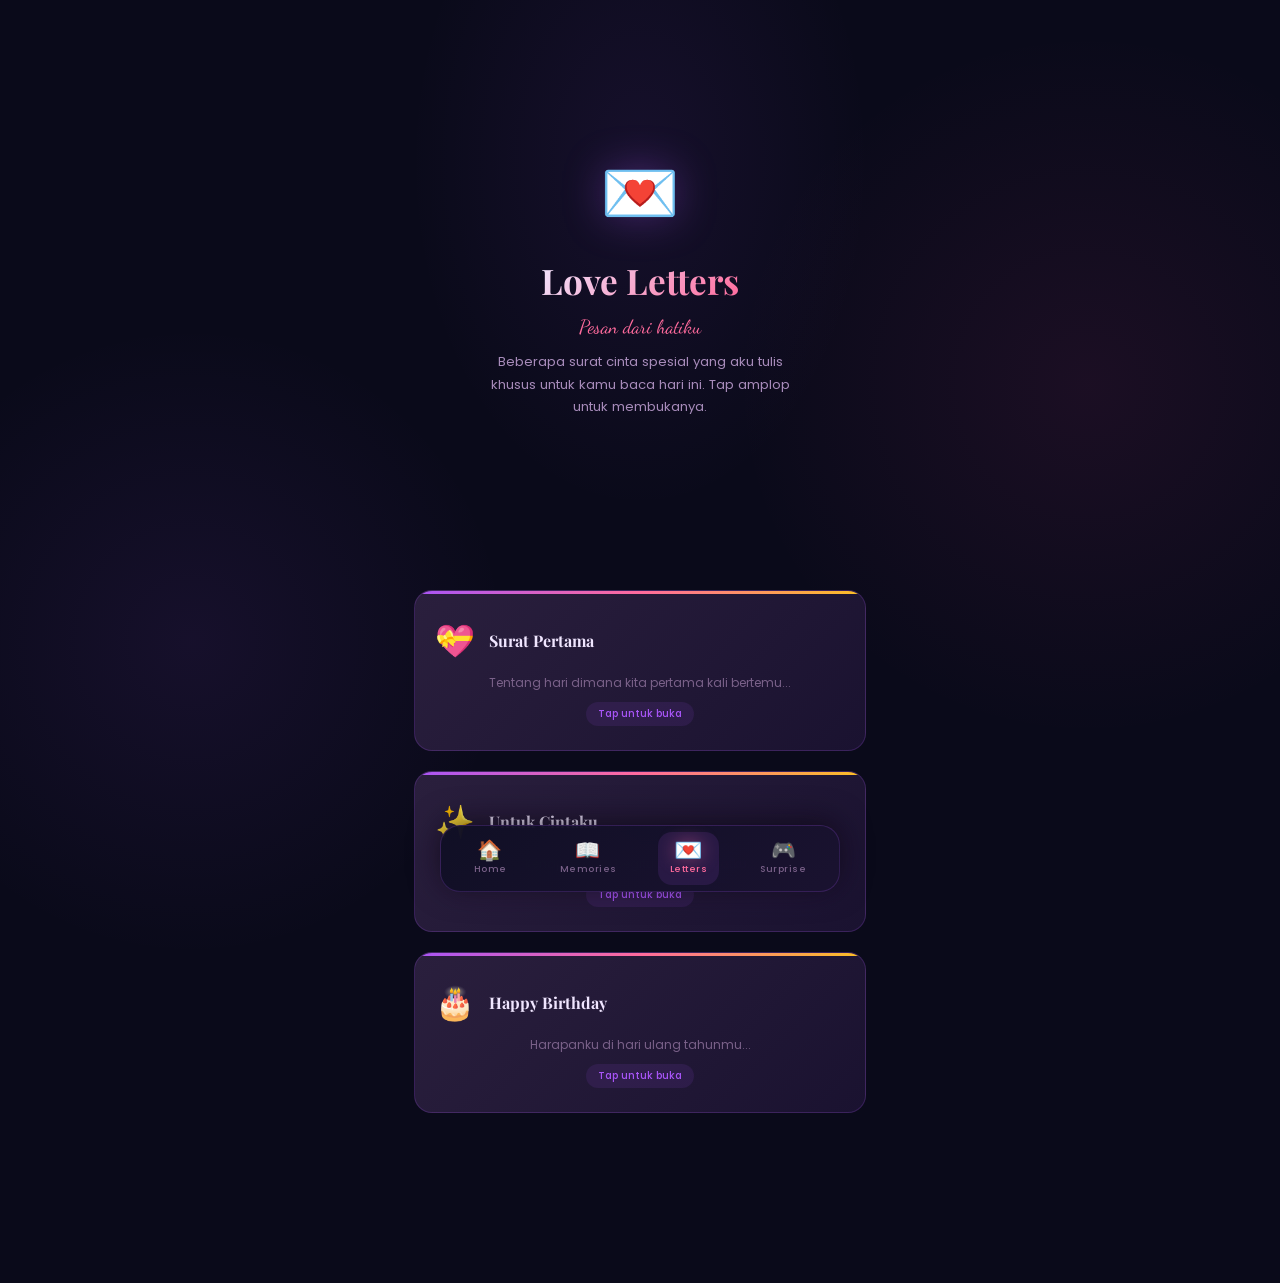
<file: love-letters.html>
<!DOCTYPE html>
<html lang="id">
<head>
    <meta charset="UTF-8">
    <meta name="viewport" content="width=device-width, initial-scale=1.0, maximum-scale=1.0, user-scalable=no, viewport-fit=cover">
    <meta name="apple-mobile-web-app-capable" content="yes">
    <meta name="apple-mobile-web-app-status-bar-style" content="black-translucent">
    <meta name="theme-color" content="#0a0a1a">
    <title>Love Letters 💌</title>
    <link rel="preconnect" href="https://fonts.googleapis.com">
    <link rel="preconnect" href="https://fonts.gstatic.com" crossorigin>
    <link href="https://fonts.googleapis.com/css2?family=Playfair+Display:ital,wght@0,400;0,600;0,700;1,400&family=Poppins:wght@300;400;500;600&family=Dancing+Script:wght@400;700&display=swap" rel="stylesheet">
    <link rel="stylesheet" href="shared.css">
    <style>
        *, *::before, *::after {
            margin: 0; padding: 0; box-sizing: border-box;
            -webkit-tap-highlight-color: transparent;
        }
        body {
            background: var(--bg-primary);
            color: var(--text-primary);
            font-family: var(--font-body);
            line-height: 1.6;
            overflow-x: hidden;
            -webkit-overflow-scrolling: touch;
            min-height: 100vh;
            padding-top: env(safe-area-inset-top, 0px);
            padding-bottom: env(safe-area-inset-bottom, 0px);
            background-image: radial-gradient(circle at 15% 50%, rgba(168, 85, 247, 0.08), transparent 25%),
                              radial-gradient(circle at 85% 30%, rgba(232, 67, 147, 0.08), transparent 25%);
        }

        .main { max-width: 500px; margin: 0 auto; position: relative; z-index: 5; }
        .section { padding: 50px 24px; text-align: center; }

        .reveal { opacity: 0; transform: translateY(30px); transition: opacity 0.8s ease, transform 0.8s cubic-bezier(0.22, 1, 0.36, 1); }
        .reveal.visible { opacity: 1; transform: translateY(0); }
    </style>
</head>
<body>

<main class="main">
    <section class="page-hero">
        <div class="page-hero-emoji">💌</div>
        <h1 class="page-hero-title">Love Letters</h1>
        <p class="page-hero-sub">Pesan dari hatiku</p>
        <p class="page-hero-desc">Beberapa surat cinta spesial yang aku tulis khusus untuk kamu baca hari ini. Tap amplop untuk membukanya.</p>
    </section>

    <section class="section reveal">
        <div class="letters-list">
            <div class="letter-envelope" onclick="openLetter(0)">
                <div class="letter-envelope-header">
                    <span class="letter-envelope-icon">💝</span>
                    <h3 class="letter-envelope-title">Surat Pertama</h3>
                </div>
                <p class="letter-envelope-preview">Tentang hari dimana kita pertama kali bertemu...</p>
                <span class="letter-envelope-tag">Tap untuk buka</span>
            </div>
            
            <div class="letter-envelope" onclick="openLetter(1)">
                <div class="letter-envelope-header">
                    <span class="letter-envelope-icon">✨</span>
                    <h3 class="letter-envelope-title">Untuk Cintaku</h3>
                </div>
                <p class="letter-envelope-preview">Kenapa kamu begitu spesial buatku...</p>
                <span class="letter-envelope-tag">Tap untuk buka</span>
            </div>

            <div class="letter-envelope" onclick="openLetter(2)">
                <div class="letter-envelope-header">
                    <span class="letter-envelope-icon">🎂</span>
                    <h3 class="letter-envelope-title">Happy Birthday</h3>
                </div>
                <p class="letter-envelope-preview">Harapanku di hari ulang tahunmu...</p>
                <span class="letter-envelope-tag">Tap untuk buka</span>
            </div>
        </div>
    </section>
    
    <div class="page-footer-spacer"></div>
</main>

<!-- LETTER MODAL -->
<div class="letter-modal" id="letterModal">
    <div class="letter-modal-content">
        <button class="letter-modal-close" onclick="closeLetter()">✕</button>
        <div class="letter-modal-body" id="letterBody"></div>
        <div class="letter-modal-sign">— Your Rifki ♡</div>
    </div>
</div>

<script src="interactions.js"></script>
<script src="nav.js"></script>
<script>
    const letters = [
        "<p>Hai kesayanganku, Amma,</p><p>Aku masih ingat dengan sangat jelas hari di mana semesta mempertemukan kita. Saat mata kita berserobok, rasanya seperti seluruh dunia berhenti berputar dan hanya ada kamu di hadapanku.</p><p>Senyummu hari itu mengalihkan duniaku, dan sejak saat itu, aku tahu kamu akan menjadi bagian terpenting dalam hidupku. Terima kasih sudah hadir dan menjadikanku pria paling beruntung.</p>",
        "<p>Untuk cintaku yang paling manis, Sayang,</p><p>Kadang aku merenung, kebaikan apa yang pernah kulakukan hingga Tuhan mengirimkan bidadari sepertimu kepadaku. Kamu begitu baik, cantik, dan selalu penuh perhatian.</p><p>Pelukanmu adalah tempatku pulang, dan senyummu adalah obat dari segala lelahku. Kamu bukan sekadar kekasih, tapi belahan jiwa dan rumah bagi hatiku. Aku sangat bersyukur memilikimu, selalu dan selamanya.</p>",
        "<p>Selamat ulang tahun yang ke-17, sayangku! 🎉</p><p>Di hari yang sangat spesial ini, doaku hanya satu: semoga kamu selalu dikelilingi kebahagiaan yang melimpah dan kesehatan yang tak ternilai.</p><p>Teruslah bersinar dan raih semua mimpimu. Apapun yang terjadi, ingatlah bahwa aku akan selalu ada di sisimu, mendukungmu, dan mencintaimu tanpa batas. I love you to the moon and beyond! 💗</p>"
    ];

    const modal = document.getElementById('letterModal');
    const body = document.getElementById('letterBody');
    let isTyping = false;

    async function openLetter(index) {
        if (isTyping) return;
        modal.classList.add('open');
        body.innerHTML = '';
        if (navigator.vibrate) navigator.vibrate(50);
        
        // Convert html string to text for typing effect
        const text = letters[index].replace(/<p>/g, '').replace(/<\/p>/g, '\n\n').trim();
        
        isTyping = true;
        await typeText(body, text, 30);
        isTyping = false;
        
        // After typing, restore HTML formatting (optional, but looks better)
        body.innerHTML = letters[index];
    }

    function closeLetter() {
        if (isTyping) return;
        modal.classList.remove('open');
        if (navigator.vibrate) navigator.vibrate(30);
    }

    const obs = new IntersectionObserver(entries => {
        entries.forEach(entry => {
            if (entry.isIntersecting) entry.target.classList.add('visible');
        });
    }, { threshold: 0.1 });
    document.querySelectorAll('.reveal').forEach(el => obs.observe(el));
</script>
</body>
</html>
</file>
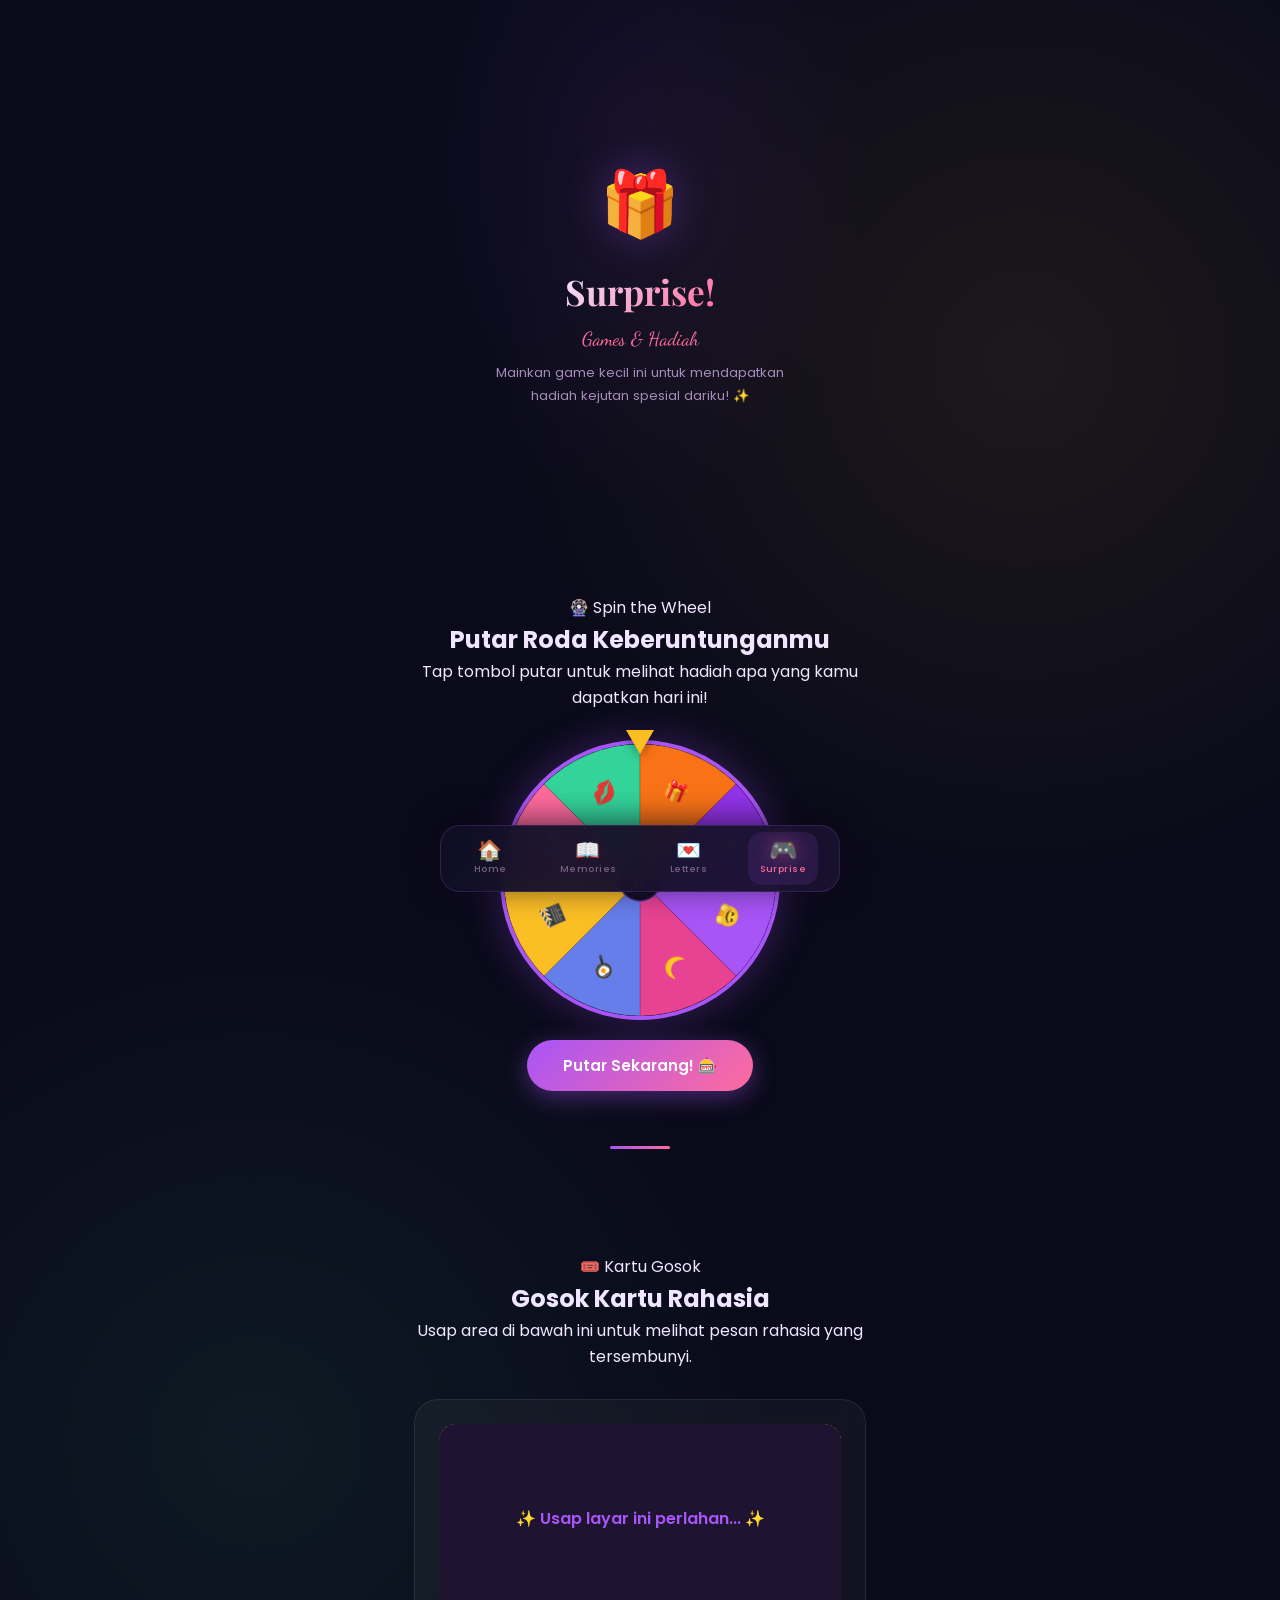
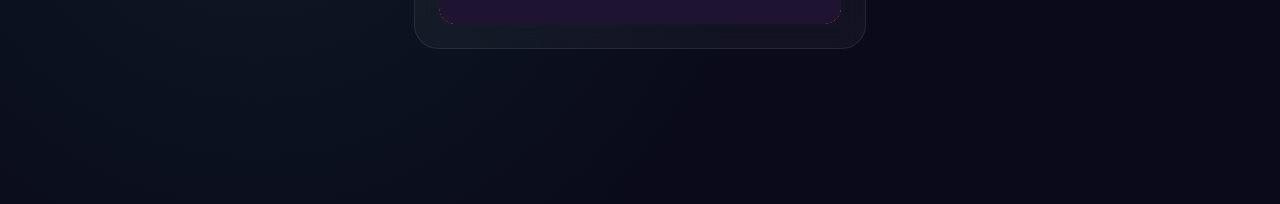
<file: surprise.html>
<!DOCTYPE html>
<html lang="id">
<head>
    <meta charset="UTF-8">
    <meta name="viewport" content="width=device-width, initial-scale=1.0, maximum-scale=1.0, user-scalable=no, viewport-fit=cover">
    <meta name="apple-mobile-web-app-capable" content="yes">
    <meta name="apple-mobile-web-app-status-bar-style" content="black-translucent">
    <meta name="theme-color" content="#0a0a1a">
    <title>Surprise For You 🎁</title>
    <link rel="preconnect" href="https://fonts.googleapis.com">
    <link rel="preconnect" href="https://fonts.gstatic.com" crossorigin>
    <link href="https://fonts.googleapis.com/css2?family=Playfair+Display:ital,wght@0,400;0,600;0,700;1,400&family=Poppins:wght@300;400;500;600&family=Dancing+Script:wght@400;700&display=swap" rel="stylesheet">
    <link rel="stylesheet" href="shared.css">
    <style>
        *, *::before, *::after {
            margin: 0; padding: 0; box-sizing: border-box;
            -webkit-tap-highlight-color: transparent;
        }
        body {
            background: var(--bg-primary);
            color: var(--text-primary);
            font-family: var(--font-body);
            line-height: 1.6;
            overflow-x: hidden;
            -webkit-overflow-scrolling: touch;
            min-height: 100vh;
            padding-top: env(safe-area-inset-top, 0px);
            padding-bottom: env(safe-area-inset-bottom, 0px);
            background-image: radial-gradient(circle at 80% 20%, rgba(251, 191, 36, 0.08), transparent 30%),
                              radial-gradient(circle at 20% 80%, rgba(52, 211, 153, 0.08), transparent 30%);
        }

        .main { max-width: 500px; margin: 0 auto; position: relative; z-index: 5; }
        
        .scratch-card-container {
            background: var(--bg-card);
            border: 1px solid var(--border-card);
            border-radius: 24px;
            padding: 24px;
            margin-top: 30px;
            position: relative;
            backdrop-filter: blur(12px);
            -webkit-backdrop-filter: blur(12px);
        }
        .scratch-wrap {
            position: relative;
            width: 100%;
            height: 200px;
            border-radius: 16px;
            overflow: hidden;
        }
        .secret-letter {
            position: absolute;
            inset: 0;
            background: linear-gradient(135deg, rgba(251, 191, 36, 0.15), rgba(232, 67, 147, 0.15));
            display: flex;
            flex-direction: column;
            align-items: center;
            justify-content: center;
            text-align: center;
            padding: 20px;
            border-radius: 16px;
            border: 1px dashed var(--accent-gold);
        }
        .secret-letter p {
            font-family: var(--font-script);
            font-size: 1.4rem;
            color: var(--accent-pink);
            line-height: 1.5;
        }
        #scratchCanvas {
            position: absolute;
            top: 0; left: 0;
            width: 100%; height: 100%;
            z-index: 10;
            cursor: pointer;
            touch-action: none;
            border-radius: 16px;
        }

        .reveal { opacity: 0; transform: translateY(30px); transition: opacity 0.8s ease, transform 0.8s ease; }
        .reveal.visible { opacity: 1; transform: translateY(0); }
        .confetti-container { position: fixed; inset: 0; pointer-events: none; z-index: 10000; overflow: hidden; }
    </style>
</head>
<body>

<div class="confetti-container" id="confetti"></div>

<main class="main">
    <section class="page-hero">
        <div class="page-hero-emoji">🎁</div>
        <h1 class="page-hero-title">Surprise!</h1>
        <p class="page-hero-sub">Games & Hadiah</p>
        <p class="page-hero-desc">Mainkan game kecil ini untuk mendapatkan hadiah kejutan spesial dariku! ✨</p>
    </section>

    <!-- SPIN WHEEL -->
    <section class="interactive-section reveal">
        <span class="section-label">🎡 Spin the Wheel</span>
        <h2 class="section-title">Putar Roda Keberuntunganmu</h2>
        <p class="section-text">Tap tombol putar untuk melihat hadiah apa yang kamu dapatkan hari ini!</p>
        
        <div class="wheel-container">
            <canvas class="wheel-canvas" id="wheelCanvas" width="280" height="280"></canvas>
            <div class="wheel-pointer"></div>
        </div>
        
        <button class="spin-btn" id="spinBtn">Putar Sekarang! 🎰</button>
        
        <div class="spin-result" id="spinResult"></div>
    </section>

    <div class="section-divider"></div>

    <!-- SCRATCH CARD -->
    <section class="interactive-section reveal">
        <span class="section-label">🎟️ Kartu Gosok</span>
        <h2 class="section-title">Gosok Kartu Rahasia</h2>
        <p class="section-text">Usap area di bawah ini untuk melihat pesan rahasia yang tersembunyi.</p>
        
        <div class="scratch-card-container">
            <div class="scratch-wrap">
                <canvas id="scratchCanvas"></canvas>
                <div class="secret-letter" id="secretLetter">
                    <span style="font-size: 2.5rem; margin-bottom: 10px;">🥺</span>
                    <p>Will you be mine forever?</p>
                </div>
            </div>
        </div>
    </section>

    <div class="page-footer-spacer"></div>
</main>

<script src="interactions.js"></script>
<script src="nav.js"></script>
<script>
    // Init Spin Wheel and Scratch Card from interactions.js
    if (typeof initSpinWheel === 'function') initSpinWheel('wheelCanvas', 'spinBtn', 'spinResult');
    if (typeof initScratchCard === 'function') initScratchCard('scratchCanvas', 'secretLetter');

    // Confetti helper
    function createConfetti() {
        const c = document.getElementById('confetti');
        if(!c) return;
        const colors = ['#ff6b9d','#a855f7','#fbbf24','#e84393','#667eea','#34d399','#f97316'];
        for (let i = 0; i < 45; i++) {
            const p = document.createElement('div');
            p.className = 'confetti-piece';
            p.style.left = Math.random() * 100 + '%';
            p.style.background = colors[Math.floor(Math.random() * colors.length)];
            p.style.animationDelay = Math.random() * 2 + 's';
            p.style.animationDuration = (3 + Math.random() * 3) + 's';
            p.style.borderRadius = Math.random() > 0.5 ? '50%' : '2px';
            p.style.width = (5 + Math.random() * 8) + 'px';
            p.style.height = (8 + Math.random() * 14) + 'px';
            p.style.position = 'absolute';
            p.style.top = '-20px';
            p.style.opacity = '0';
            p.style.animation = 'confettiFall forwards';
            p.style.animationDuration = (3 + Math.random() * 3) + 's';
            p.style.animationDelay = Math.random() * 2 + 's';
            c.appendChild(p);
            setTimeout(() => p.remove(), 7000);
        }
    }
    window.createConfetti = createConfetti;

    // Add confetti keyframes if not exists
    if (!document.getElementById('confetti-style')) {
        const style = document.createElement('style');
        style.id = 'confetti-style';
        style.innerHTML = `@keyframes confettiFall { 0% { transform: translateY(0) rotate(0deg) scale(1); opacity: 1; } 100% { transform: translateY(110vh) rotate(720deg) scale(0.3); opacity: 0; } }`;
        document.head.appendChild(style);
    }

    const obs = new IntersectionObserver(entries => {
        entries.forEach(entry => {
            if (entry.isIntersecting) entry.target.classList.add('visible');
        });
    }, { threshold: 0.1 });
    document.querySelectorAll('.reveal').forEach(el => obs.observe(el));
</script>
</body>
</html>
</file>
<file: shared.css>
/* ==========================================================
   SHARED.CSS — Design System for HBD Birthday Pages
   Shared tokens, navigation, and interactive section styles
   ========================================================== */

/* === DESIGN TOKENS (matches existing pages) === */
:root {
    --bg-primary: #0a0a1a;
    --bg-secondary: #0f0f24;
    --bg-card: rgba(255, 255, 255, 0.04);
    --border-card: rgba(255, 255, 255, 0.08);
    --text-primary: #f0e6ff;
    --text-secondary: #a78bba;
    --text-muted: #7a6189;
    --accent-pink: #ff6b9d;
    --accent-rose: #e84393;
    --accent-purple: #a855f7;
    --accent-gold: #fbbf24;
    --accent-blue: #667eea;
    --accent-green: #34d399;
    --gradient-card: linear-gradient(135deg, rgba(168, 85, 247, 0.15) 0%, rgba(232, 67, 147, 0.1) 100%);
    --font-display: 'Playfair Display', serif;
    --font-body: 'Poppins', sans-serif;
    --font-script: 'Dancing Script', cursive;
}

/* === FLOATING NAVIGATION BAR === */
.float-nav {
    position: fixed;
    bottom: 0;
    left: 0;
    right: 0;
    z-index: 8500;
    padding: 0 12px;
    padding-bottom: calc(8px + env(safe-area-inset-bottom, 0px));
    pointer-events: none;
}

.float-nav-inner {
    max-width: 400px;
    margin: 0 auto;
    background: linear-gradient(135deg, rgba(15, 15, 36, 0.95), rgba(26, 18, 48, 0.95));
    border: 1px solid rgba(168, 85, 247, 0.2);
    border-radius: 20px;
    padding: 6px 8px;
    display: flex;
    align-items: center;
    justify-content: space-around;
    gap: 4px;
    box-shadow: 0 -4px 30px rgba(0, 0, 0, 0.6), 0 0 40px rgba(168, 85, 247, 0.08);
    backdrop-filter: blur(24px);
    -webkit-backdrop-filter: blur(24px);
    pointer-events: auto;
}

.float-nav-item {
    display: flex;
    flex-direction: column;
    align-items: center;
    gap: 2px;
    padding: 8px 12px;
    border-radius: 14px;
    text-decoration: none;
    color: var(--text-muted);
    font-size: 0.58rem;
    font-family: var(--font-body);
    font-weight: 500;
    letter-spacing: 0.5px;
    transition: all 0.3s ease;
    position: relative;
    min-width: 56px;
}

.float-nav-item .nav-icon {
    font-size: 1.25rem;
    line-height: 1;
    transition: transform 0.3s ease;
}

.float-nav-item:active {
    transform: scale(0.9);
}

.float-nav-item.active {
    color: var(--accent-pink);
    background: rgba(168, 85, 247, 0.12);
}

.float-nav-item.active .nav-icon {
    transform: scale(1.15);
    filter: drop-shadow(0 0 8px rgba(255, 107, 157, 0.4));
}

/* === FIREWORKS SECTION === */
.fireworks-section {
    position: relative;
    overflow: hidden;
}

.fireworks-canvas {
    width: 100%;
    height: 300px;
    border-radius: 20px;
    margin-top: 20px;
    background: radial-gradient(ellipse at 50% 80%, #0f0f24 0%, #050510 100%);
    border: 1px solid var(--border-card);
    cursor: pointer;
    touch-action: none;
    display: block;
}

.fireworks-hint {
    font-size: 0.72rem;
    color: var(--text-muted);
    margin-top: 10px;
    animation: pulse 2s ease infinite;
}

@keyframes pulse {
    0%, 100% { opacity: 1; }
    50% { opacity: 0.4; }
}

/* === LOVE QUIZ === */
.quiz-container {
    background: var(--bg-card);
    border: 1px solid var(--border-card);
    border-radius: 24px;
    padding: 28px 20px;
    margin-top: 24px;
    backdrop-filter: blur(12px);
    -webkit-backdrop-filter: blur(12px);
    position: relative;
    overflow: hidden;
    min-height: 320px;
}

.quiz-container::before {
    content: '';
    position: absolute;
    top: 0; left: 0; right: 0;
    height: 3px;
    background: linear-gradient(90deg, var(--accent-purple), var(--accent-pink), var(--accent-gold));
}

.quiz-progress {
    display: flex;
    gap: 6px;
    margin-bottom: 24px;
}

.quiz-progress-dot {
    flex: 1;
    height: 4px;
    border-radius: 2px;
    background: rgba(255, 255, 255, 0.08);
    transition: background 0.4s ease;
}

.quiz-progress-dot.active {
    background: var(--accent-purple);
}

.quiz-progress-dot.done {
    background: var(--accent-pink);
}

.quiz-question {
    font-family: var(--font-display);
    font-size: 1.1rem;
    color: var(--text-primary);
    margin-bottom: 20px;
    line-height: 1.5;
    min-height: 52px;
}

.quiz-options {
    display: flex;
    flex-direction: column;
    gap: 10px;
}

.quiz-option {
    background: rgba(168, 85, 247, 0.06);
    border: 1px solid rgba(168, 85, 247, 0.15);
    border-radius: 14px;
    padding: 14px 16px;
    color: var(--text-primary);
    font-family: var(--font-body);
    font-size: 0.85rem;
    cursor: pointer;
    transition: all 0.3s ease;
    text-align: left;
    display: flex;
    align-items: center;
    gap: 10px;
}

.quiz-option:active {
    transform: scale(0.97);
}

.quiz-option .opt-letter {
    width: 28px;
    height: 28px;
    border-radius: 50%;
    background: rgba(168, 85, 247, 0.15);
    display: flex;
    align-items: center;
    justify-content: center;
    font-weight: 600;
    font-size: 0.75rem;
    color: var(--accent-purple);
    flex-shrink: 0;
}

.quiz-option.correct {
    background: rgba(52, 211, 153, 0.15);
    border-color: var(--accent-green);
}

.quiz-option.correct .opt-letter {
    background: var(--accent-green);
    color: #fff;
}

.quiz-option.wrong {
    background: rgba(239, 68, 68, 0.1);
    border-color: rgba(239, 68, 68, 0.3);
}

.quiz-result {
    text-align: center;
    animation: fadeInUp 0.6s ease forwards;
}

.quiz-result .result-emoji {
    font-size: 4rem;
    margin-bottom: 16px;
    display: block;
}

.quiz-result .result-score {
    font-family: var(--font-display);
    font-size: 2rem;
    font-weight: 700;
    color: var(--accent-pink);
    margin-bottom: 8px;
}

.quiz-result .result-msg {
    font-size: 0.85rem;
    color: var(--text-secondary);
    line-height: 1.6;
}

.quiz-restart {
    margin-top: 20px;
    padding: 12px 28px;
    background: linear-gradient(135deg, var(--accent-purple), var(--accent-pink));
    border: none;
    border-radius: 50px;
    color: #fff;
    font-family: var(--font-body);
    font-size: 0.85rem;
    font-weight: 600;
    cursor: pointer;
    transition: transform 0.3s ease;
}

.quiz-restart:active {
    transform: scale(0.93);
}

@keyframes fadeInUp {
    from { opacity: 0; transform: translateY(20px); }
    to { opacity: 1; transform: translateY(0); }
}

/* === VOICE RECORDER === */
.recorder-container {
    background: var(--bg-card);
    border: 1px solid var(--border-card);
    border-radius: 24px;
    padding: 28px 20px;
    margin-top: 24px;
    backdrop-filter: blur(12px);
    -webkit-backdrop-filter: blur(12px);
    text-align: center;
}

.recorder-visual {
    height: 80px;
    margin: 20px 0;
    display: flex;
    align-items: center;
    justify-content: center;
    gap: 3px;
}

.recorder-bar {
    width: 4px;
    height: 20px;
    background: var(--accent-purple);
    border-radius: 2px;
    transition: height 0.1s ease;
}

.recorder-bar.active {
    animation: waveform 0.5s ease infinite alternate;
}

@keyframes waveform {
    0% { height: 10px; }
    100% { height: 60px; }
}

.rec-btn {
    width: 64px;
    height: 64px;
    border-radius: 50%;
    border: 3px solid var(--accent-pink);
    background: transparent;
    cursor: pointer;
    display: flex;
    align-items: center;
    justify-content: center;
    margin: 0 auto 16px;
    transition: all 0.3s ease;
    position: relative;
}

.rec-btn::after {
    content: '';
    width: 24px;
    height: 24px;
    background: var(--accent-pink);
    border-radius: 50%;
    transition: all 0.3s ease;
}

.rec-btn.recording {
    border-color: #ef4444;
    animation: recPulse 1.5s ease infinite;
}

.rec-btn.recording::after {
    background: #ef4444;
    border-radius: 4px;
    width: 20px;
    height: 20px;
}

@keyframes recPulse {
    0%, 100% { box-shadow: 0 0 0 0 rgba(239, 68, 68, 0.4); }
    50% { box-shadow: 0 0 0 14px rgba(239, 68, 68, 0); }
}

.rec-status {
    font-size: 0.78rem;
    color: var(--text-muted);
    margin-bottom: 16px;
}

.rec-playback {
    display: none;
    align-items: center;
    justify-content: center;
    gap: 12px;
    margin-top: 16px;
}

.rec-playback.show {
    display: flex;
}

.rec-play-btn {
    width: 42px;
    height: 42px;
    border-radius: 50%;
    background: linear-gradient(135deg, var(--accent-purple), var(--accent-pink));
    border: none;
    color: #fff;
    font-size: 1rem;
    cursor: pointer;
    display: flex;
    align-items: center;
    justify-content: center;
}

.rec-play-btn:active {
    transform: scale(0.9);
}

.rec-label {
    font-size: 0.75rem;
    color: var(--text-secondary);
}

/* === FLOATING LOVE NOTES === */
.love-notes-area {
    position: relative;
    min-height: 400px;
    margin-top: 24px;
    overflow: hidden;
    border-radius: 20px;
    background: radial-gradient(ellipse at 50% 50%, rgba(168, 85, 247, 0.04) 0%, transparent 70%);
}

.love-note {
    position: absolute;
    width: 140px;
    min-height: 100px;
    padding: 16px 14px;
    border-radius: 4px 4px 4px 4px;
    font-family: var(--font-script);
    font-size: 0.85rem;
    color: #1a1230;
    cursor: grab;
    user-select: none;
    -webkit-user-select: none;
    transition: box-shadow 0.3s ease;
    transform-origin: center center;
    box-shadow: 2px 4px 12px rgba(0, 0, 0, 0.3);
    animation: noteFloat 0.6s ease both;
    z-index: 1;
    line-height: 1.4;
}

.love-note:active {
    cursor: grabbing;
    box-shadow: 4px 8px 24px rgba(0, 0, 0, 0.5);
    z-index: 10;
}

.love-note.n1 { background: linear-gradient(135deg, #fbbf24, #f59e0b); }
.love-note.n2 { background: linear-gradient(135deg, #fb7185, #f43f5e); color: #fff; }
.love-note.n3 { background: linear-gradient(135deg, #c084fc, #a855f7); color: #fff; }
.love-note.n4 { background: linear-gradient(135deg, #67e8f9, #22d3ee); }
.love-note.n5 { background: linear-gradient(135deg, #86efac, #34d399); }
.love-note.n6 { background: linear-gradient(135deg, #fda4af, #fb7185); }
.love-note.n7 { background: linear-gradient(135deg, #fdba74, #f97316); }
.love-note.n8 { background: linear-gradient(135deg, #d8b4fe, #c084fc); }

@keyframes noteFloat {
    from { opacity: 0; transform: translateY(30px) rotate(0deg) scale(0.8); }
    to { opacity: 1; transform: translateY(0) rotate(var(--rot, -3deg)) scale(1); }
}

/* === STAR CONSTELLATION === */
.constellation-canvas {
    width: 100%;
    height: 350px;
    border-radius: 20px;
    margin-top: 20px;
    background: radial-gradient(ellipse at 50% 50%, #0d0d20 0%, #050510 100%);
    border: 1px solid var(--border-card);
    cursor: crosshair;
    touch-action: none;
    display: block;
}

.constellation-hint {
    font-size: 0.72rem;
    color: var(--text-muted);
    margin-top: 10px;
}

.constellation-msg {
    display: none;
    font-family: var(--font-script);
    font-size: 1.3rem;
    color: var(--accent-pink);
    margin-top: 16px;
    animation: fadeInUp 0.6s ease forwards;
}

.constellation-msg.show {
    display: block;
}

/* === GIFT BOX === */
.gift-box-wrapper {
    margin-top: 30px;
    display: flex;
    flex-direction: column;
    align-items: center;
}

.gift-box {
    width: 140px;
    height: 140px;
    position: relative;
    cursor: pointer;
    perspective: 600px;
    animation: giftShake 2s ease-in-out infinite;
    user-select: none;
    -webkit-user-select: none;
}

.gift-box.opened {
    animation: none;
}

@keyframes giftShake {
    0%, 100% { transform: rotate(0deg); }
    10% { transform: rotate(-3deg); }
    20% { transform: rotate(3deg); }
    30% { transform: rotate(-2deg); }
    40% { transform: rotate(2deg); }
    50%, 100% { transform: rotate(0deg); }
}

.gift-body {
    width: 140px;
    height: 100px;
    background: linear-gradient(135deg, #e84393, #a855f7);
    border-radius: 12px;
    position: absolute;
    bottom: 0;
    display: flex;
    align-items: center;
    justify-content: center;
    box-shadow: 0 8px 30px rgba(168, 85, 247, 0.3);
    overflow: hidden;
}

.gift-body::before {
    content: '';
    position: absolute;
    top: 0; bottom: 0;
    left: 50%;
    transform: translateX(-50%);
    width: 20px;
    background: rgba(251, 191, 36, 0.6);
}

.gift-body::after {
    content: '';
    position: absolute;
    left: 0; right: 0;
    top: 50%;
    transform: translateY(-50%);
    height: 20px;
    background: rgba(251, 191, 36, 0.6);
}

.gift-lid {
    width: 150px;
    height: 30px;
    background: linear-gradient(135deg, #d63384, #9333ea);
    border-radius: 8px 8px 4px 4px;
    position: absolute;
    top: 10px;
    left: -5px;
    box-shadow: 0 4px 15px rgba(0, 0, 0, 0.3);
    transition: all 0.6s cubic-bezier(0.22, 1, 0.36, 1);
    z-index: 2;
}

.gift-lid::before {
    content: '';
    position: absolute;
    top: -15px;
    left: 50%;
    transform: translateX(-50%);
    width: 40px;
    height: 30px;
    border: 5px solid var(--accent-gold);
    border-bottom: none;
    border-radius: 20px 20px 0 0;
}

.gift-box.opened .gift-lid {
    transform: translateY(-60px) rotateX(40deg);
    opacity: 0;
}

.gift-reveal {
    display: none;
    text-align: center;
    margin-top: 20px;
    animation: fadeInUp 0.6s ease forwards;
}

.gift-box.opened ~ .gift-reveal {
    display: block;
}

.gift-reveal .gift-emoji {
    font-size: 3rem;
    margin-bottom: 10px;
    display: block;
}

.promise-cards {
    display: flex;
    flex-direction: column;
    gap: 10px;
    margin-top: 16px;
}

.promise-card {
    background: var(--bg-card);
    border: 1px solid var(--border-card);
    border-radius: 14px;
    padding: 14px 16px;
    text-align: left;
    font-size: 0.82rem;
    color: var(--text-secondary);
    line-height: 1.5;
    display: flex;
    align-items: center;
    gap: 10px;
    backdrop-filter: blur(12px);
    -webkit-backdrop-filter: blur(12px);
    animation: fadeInUp 0.5s ease both;
}

.promise-card:nth-child(2) { animation-delay: 0.1s; }
.promise-card:nth-child(3) { animation-delay: 0.2s; }
.promise-card:nth-child(4) { animation-delay: 0.3s; }

.promise-card .p-emoji {
    font-size: 1.4rem;
    flex-shrink: 0;
}

/* === COMMON INTERACTIVE SECTION STYLES === */
.interactive-section {
    padding: 55px 24px;
    text-align: center;
}

.section-divider {
    width: 60px;
    height: 3px;
    background: linear-gradient(90deg, var(--accent-purple), var(--accent-pink));
    border-radius: 2px;
    margin: 0 auto 50px;
}

/* === PAGE-LEVEL STYLES FOR NEW PAGES === */
.page-hero {
    min-height: 60vh;
    display: flex;
    flex-direction: column;
    justify-content: center;
    align-items: center;
    text-align: center;
    padding: 80px 28px 60px;
    background: radial-gradient(ellipse at 50% 30%, rgba(168, 85, 247, 0.08) 0%, transparent 65%);
}

.page-hero-emoji {
    font-size: 4rem;
    margin-bottom: 16px;
    animation: cakeFloat 3s ease-in-out infinite;
    filter: drop-shadow(0 0 20px rgba(168, 85, 247, 0.3));
}

@keyframes cakeFloat {
    0%, 100% { transform: translateY(0) scale(1); }
    50% { transform: translateY(-12px) scale(1.05); }
}

.page-hero-title {
    font-family: var(--font-display);
    font-size: 2.2rem;
    font-weight: 700;
    line-height: 1.2;
    margin-bottom: 10px;
    background: linear-gradient(135deg, var(--text-primary), var(--accent-pink));
    -webkit-background-clip: text;
    -webkit-text-fill-color: transparent;
    background-clip: text;
}

.page-hero-sub {
    font-family: var(--font-script);
    font-size: 1.2rem;
    color: var(--accent-pink);
    margin-bottom: 8px;
}

.page-hero-desc {
    font-size: 0.82rem;
    color: var(--text-secondary);
    max-width: 300px;
    line-height: 1.7;
}

/* Extra bottom padding for nav bar */
.page-footer-spacer {
    height: 100px;
}

/* === SPIN WHEEL === */
.wheel-container {
    position: relative;
    width: 280px;
    height: 280px;
    margin: 30px auto 20px;
}

.wheel-canvas {
    width: 280px;
    height: 280px;
    border-radius: 50%;
    border: 4px solid var(--accent-purple);
    box-shadow: 0 0 40px rgba(168, 85, 247, 0.3), inset 0 0 30px rgba(168, 85, 247, 0.1);
    display: block;
}

.wheel-pointer {
    position: absolute;
    top: -10px;
    left: 50%;
    transform: translateX(-50%);
    width: 0;
    height: 0;
    border-left: 14px solid transparent;
    border-right: 14px solid transparent;
    border-top: 24px solid var(--accent-gold);
    filter: drop-shadow(0 2px 6px rgba(0, 0, 0, 0.4));
    z-index: 2;
}

.spin-btn {
    padding: 14px 36px;
    background: linear-gradient(135deg, var(--accent-purple), var(--accent-pink));
    border: none;
    border-radius: 50px;
    color: #fff;
    font-family: var(--font-body);
    font-size: 0.95rem;
    font-weight: 600;
    cursor: pointer;
    box-shadow: 0 6px 24px rgba(168, 85, 247, 0.4);
    transition: transform 0.3s ease;
}

.spin-btn:active {
    transform: scale(0.93);
}

.spin-btn:disabled {
    opacity: 0.5;
    cursor: not-allowed;
}

.spin-result {
    display: none;
    margin-top: 20px;
    padding: 20px;
    background: var(--bg-card);
    border: 1px solid var(--border-card);
    border-radius: 20px;
    backdrop-filter: blur(12px);
    -webkit-backdrop-filter: blur(12px);
    animation: fadeInUp 0.5s ease forwards;
}

.spin-result.show {
    display: block;
}

.spin-result .sr-emoji {
    font-size: 2.5rem;
    display: block;
    margin-bottom: 10px;
}

.spin-result .sr-title {
    font-family: var(--font-display);
    font-size: 1.1rem;
    color: var(--accent-pink);
    margin-bottom: 6px;
}

.spin-result .sr-desc {
    font-size: 0.8rem;
    color: var(--text-secondary);
    line-height: 1.6;
}

/* === MEMORY BOOK STYLES === */
.memory-timeline {
    position: relative;
    padding-left: 30px;
    margin-top: 30px;
}

.memory-timeline::before {
    content: '';
    position: absolute;
    left: 10px;
    top: 0;
    bottom: 0;
    width: 2px;
    background: linear-gradient(180deg, var(--accent-purple), var(--accent-pink), var(--accent-gold), var(--accent-purple));
}

.memory-entry {
    position: relative;
    margin-bottom: 40px;
    animation: fadeInUp 0.6s ease both;
}

.memory-entry::before {
    content: '';
    position: absolute;
    left: -26px;
    top: 8px;
    width: 14px;
    height: 14px;
    border-radius: 50%;
    background: var(--accent-purple);
    border: 3px solid var(--bg-primary);
    box-shadow: 0 0 10px rgba(168, 85, 247, 0.4);
}

.memory-date {
    font-family: var(--font-script);
    font-size: 0.9rem;
    color: var(--accent-pink);
    margin-bottom: 8px;
}

.memory-card {
    background: var(--bg-card);
    border: 1px solid var(--border-card);
    border-radius: 18px;
    overflow: hidden;
    backdrop-filter: blur(12px);
    -webkit-backdrop-filter: blur(12px);
}

.memory-img {
    width: 100%;
    aspect-ratio: 16/10;
    object-fit: cover;
    display: block;
}

.memory-img-placeholder {
    width: 100%;
    aspect-ratio: 16/10;
    display: flex;
    align-items: center;
    justify-content: center;
    font-size: 3rem;
}

.memory-img-placeholder.mg1 { background: linear-gradient(135deg, #a855f7, #e84393); }
.memory-img-placeholder.mg2 { background: linear-gradient(135deg, #e84393, #fbbf24); }
.memory-img-placeholder.mg3 { background: linear-gradient(135deg, #667eea, #a855f7); }
.memory-img-placeholder.mg4 { background: linear-gradient(135deg, #fbbf24, #ff6b9d); }
.memory-img-placeholder.mg5 { background: linear-gradient(135deg, #34d399, #667eea); }
.memory-img-placeholder.mg6 { background: linear-gradient(135deg, #f97316, #e84393); }

.memory-text {
    padding: 16px 18px;
}

.memory-text h3 {
    font-family: var(--font-display);
    font-size: 1rem;
    color: var(--text-primary);
    margin-bottom: 6px;
}

.memory-text p {
    font-size: 0.78rem;
    color: var(--text-secondary);
    line-height: 1.6;
}

/* === LOVE LETTERS PAGE === */
.letter-envelope {
    background: linear-gradient(135deg, #2a1f3d, #1a1230);
    border: 1px solid rgba(168, 85, 247, 0.2);
    border-radius: 18px;
    padding: 24px 20px;
    margin-bottom: 20px;
    cursor: pointer;
    transition: all 0.4s ease;
    position: relative;
    overflow: hidden;
}

.letter-envelope:active {
    transform: scale(0.97);
}

.letter-envelope::before {
    content: '';
    position: absolute;
    top: 0; left: 0; right: 0;
    height: 3px;
    background: linear-gradient(90deg, var(--accent-purple), var(--accent-pink), var(--accent-gold));
}

.letter-envelope-header {
    display: flex;
    align-items: center;
    gap: 14px;
    margin-bottom: 8px;
}

.letter-envelope-icon {
    font-size: 2rem;
    flex-shrink: 0;
}

.letter-envelope-title {
    font-family: var(--font-display);
    font-size: 1rem;
    color: var(--text-primary);
}

.letter-envelope-preview {
    font-size: 0.75rem;
    color: var(--text-muted);
    line-height: 1.5;
}

.letter-envelope-tag {
    display: inline-block;
    margin-top: 10px;
    padding: 4px 12px;
    background: rgba(168, 85, 247, 0.1);
    border-radius: 50px;
    font-size: 0.62rem;
    color: var(--accent-purple);
    font-weight: 500;
}

/* Letter Modal */
.letter-modal {
    position: fixed;
    inset: 0;
    z-index: 9500;
    display: none;
    align-items: center;
    justify-content: center;
    padding: 24px;
    background: rgba(10, 10, 26, 0.9);
    backdrop-filter: blur(12px);
    -webkit-backdrop-filter: blur(12px);
}

.letter-modal.open {
    display: flex;
    animation: fadeIn 0.3s ease forwards;
}

@keyframes fadeIn {
    from { opacity: 0; }
    to { opacity: 1; }
}

.letter-modal-content {
    background: linear-gradient(135deg, rgba(168, 85, 247, 0.12), rgba(232, 67, 147, 0.08));
    border: 1px solid var(--border-card);
    border-radius: 24px;
    padding: 32px 24px;
    max-width: 380px;
    width: 100%;
    max-height: 80vh;
    overflow-y: auto;
    position: relative;
    animation: fadeInUp 0.5s ease forwards;
}

.letter-modal-close {
    position: absolute;
    top: 14px;
    right: 14px;
    width: 32px;
    height: 32px;
    border-radius: 50%;
    border: none;
    background: rgba(255, 255, 255, 0.08);
    color: var(--text-muted);
    font-size: 1rem;
    cursor: pointer;
    display: flex;
    align-items: center;
    justify-content: center;
}

.letter-modal-body {
    font-size: 0.85rem;
    color: var(--text-secondary);
    line-height: 1.85;
}

.letter-modal-body p + p {
    margin-top: 14px;
}

.letter-modal-sign {
    font-family: var(--font-script);
    font-size: 1.2rem;
    color: var(--accent-pink);
    text-align: right;
    margin-top: 24px;
}

/* === LIGHTBOX === */
.lightbox {
    position: fixed;
    inset: 0;
    z-index: 9500;
    display: none;
    align-items: center;
    justify-content: center;
    background: rgba(0, 0, 0, 0.9);
    backdrop-filter: blur(8px);
    -webkit-backdrop-filter: blur(8px);
    padding: 20px;
}

.lightbox.open {
    display: flex;
    animation: fadeIn 0.3s ease forwards;
}

.lightbox img {
    max-width: 100%;
    max-height: 80vh;
    border-radius: 12px;
    object-fit: contain;
}

.lightbox-close {
    position: absolute;
    top: max(16px, env(safe-area-inset-top, 16px));
    right: 16px;
    width: 40px;
    height: 40px;
    border-radius: 50%;
    border: none;
    background: rgba(255, 255, 255, 0.1);
    color: #fff;
    font-size: 1.2rem;
    cursor: pointer;
    display: flex;
    align-items: center;
    justify-content: center;
}

/* Responsive fixes */
@media (max-width: 380px) {
    .float-nav-item {
        padding: 6px 8px;
        min-width: 48px;
        font-size: 0.52rem;
    }
    .float-nav-item .nav-icon {
        font-size: 1.1rem;
    }
}

/* === PHOTOBOOTH (SWEET 17) === */
.photobooth-wrapper {
    background: var(--bg-card);
    border: 1px solid var(--border-card);
    border-radius: 24px;
    padding: 24px 16px;
    margin-top: 24px;
    backdrop-filter: blur(12px);
    -webkit-backdrop-filter: blur(12px);
    position: relative;
    overflow: hidden;
}

.photobooth-screen {
    width: 100%;
    height: 320px;
    background: #000;
    border-radius: 16px;
    position: relative;
    display: flex;
    flex-direction: column;
    align-items: center;
    justify-content: center;
    overflow: hidden;
    border: 2px solid #222;
    transition: background 0.3s ease;
}

.camera-corners {
    position: absolute;
    inset: 15px;
    pointer-events: none;
}

.camera-corners::before, .camera-corners::after {
    content: ''; position: absolute; width: 30px; height: 30px;
    border-color: rgba(255,255,255,0.4); border-style: solid;
}
.camera-corners::before { top: 0; left: 0; border-width: 3px 0 0 3px; }
.camera-corners::after { bottom: 0; right: 0; border-width: 0 3px 3px 0; }
.camera-corners-inner { position: absolute; inset: 0; }
.camera-corners-inner::before, .camera-corners-inner::after {
    content: ''; position: absolute; width: 30px; height: 30px;
    border-color: rgba(255,255,255,0.4); border-style: solid;
}
.camera-corners-inner::before { top: 0; right: 0; border-width: 3px 3px 0 0; }
.camera-corners-inner::after { bottom: 0; left: 0; border-width: 0 0 3px 3px; }

.camera-crosshair {
    position: absolute;
    top: 50%; left: 50%;
    transform: translate(-50%, -50%);
    width: 20px; height: 20px;
    border: 1px solid rgba(255,255,255,0.3);
    border-radius: 50%;
}
.camera-crosshair::before {
    content: ''; position: absolute; top: 50%; left: -10px; right: -10px; height: 1px; background: rgba(255,255,255,0.3); transform: translateY(-50%);
}
.camera-crosshair::after {
    content: ''; position: absolute; left: 50%; top: -10px; bottom: -10px; width: 1px; background: rgba(255,255,255,0.3); transform: translateX(-50%);
}

.pb-silhouette {
    width: 140px;
    height: 180px;
    border: 2px dashed rgba(255,255,255,0.2);
    border-radius: 60px 60px 20px 20px;
    position: relative;
    z-index: 2;
    margin-top: 20px;
}

.pb-silhouette::before {
    content: ''; position: absolute;
    top: -50px; left: 50%; transform: translateX(-50%);
    width: 70px; height: 80px;
    border: 2px dashed rgba(255,255,255,0.2);
    border-radius: 50%;
}

.pb-controls {
    display: flex;
    flex-direction: column;
    gap: 12px;
    margin-top: 24px;
}

.pb-btn {
    padding: 14px 20px;
    border: none;
    border-radius: 14px;
    font-family: var(--font-body);
    font-weight: 600;
    font-size: 0.9rem;
    color: #fff;
    cursor: pointer;
    display: flex;
    align-items: center;
    justify-content: center;
    gap: 10px;
    transition: transform 0.2s ease, filter 0.2s ease;
}

.pb-btn:active { transform: scale(0.96); }
.pb-btn-ktp-red { background: linear-gradient(135deg, #ef4444, #dc2626); box-shadow: 0 4px 15px rgba(239, 68, 68, 0.4); }
.pb-btn-ktp-blue { background: linear-gradient(135deg, #3b82f6, #2563eb); box-shadow: 0 4px 15px rgba(59, 130, 246, 0.4); }
.pb-btn-nikah { background: linear-gradient(135deg, #0ea5e9, #0284c7); box-shadow: 0 4px 15px rgba(14, 165, 233, 0.4); margin-top: 8px;}

.flash-overlay {
    position: absolute;
    inset: 0;
    background: #fff;
    z-index: 100;
    opacity: 0;
    pointer-events: none;
}
.flash-overlay.flashing {
    animation: flashAnim 0.8s ease-out forwards;
}
@keyframes flashAnim {
    0% { opacity: 1; }
    100% { opacity: 0; }
}

.photo-result {
    position: absolute;
    inset: 0;
    background: #111;
    z-index: 50;
    display: flex;
    flex-direction: column;
    align-items: center;
    justify-content: center;
    opacity: 0;
    pointer-events: none;
    transition: opacity 0.4s ease;
}
.photo-result.show {
    opacity: 1;
    pointer-events: auto;
}

.photo-frame {
    width: 180px;
    height: 240px;
    background: #fff;
    padding: 8px 8px 30px;
    box-shadow: 0 10px 30px rgba(0,0,0,0.5);
    transform: rotate(-2deg);
    position: relative;
    transition: transform 0.5s cubic-bezier(0.175, 0.885, 0.32, 1.275);
}
.photo-result.show .photo-frame {
    transform: rotate(0deg) scale(1.1);
}

.photo-bg {
    width: 100%;
    height: 100%;
    background: #ccc;
    position: relative;
    overflow: hidden;
    display: flex;
    align-items: flex-end;
    justify-content: center;
}
.photo-bg-red { background: #b91c1c; } /* KTP Red */
.photo-bg-blue { background: #1d4ed8; } /* KTP Blue */
.photo-bg-nikah { background: #0369a1; } /* Nikah Blue */

.photo-avatar {
    width: 110px;
    height: 140px;
    background: rgba(255,255,255,0.2);
    border-radius: 50px 50px 0 0;
    position: relative;
}
.photo-avatar::before {
    content: ''; position: absolute;
    top: -50px; left: 50%; transform: translateX(-50%);
    width: 65px; height: 75px;
    background: rgba(255,255,255,0.3);
    border-radius: 50%;
}

.photo-caption {
    position: absolute;
    bottom: 8px; left: 0; right: 0;
    text-align: center;
    font-family: var(--font-script);
    color: #333;
    font-size: 1.1rem;
    font-weight: 700;
}

.retake-btn {
    margin-top: 40px;
    background: rgba(255,255,255,0.1);
    border: 1px solid rgba(255,255,255,0.3);
    color: #fff;
    padding: 8px 20px;
    border-radius: 50px;
    font-size: 0.8rem;
    cursor: pointer;
}
</file>
